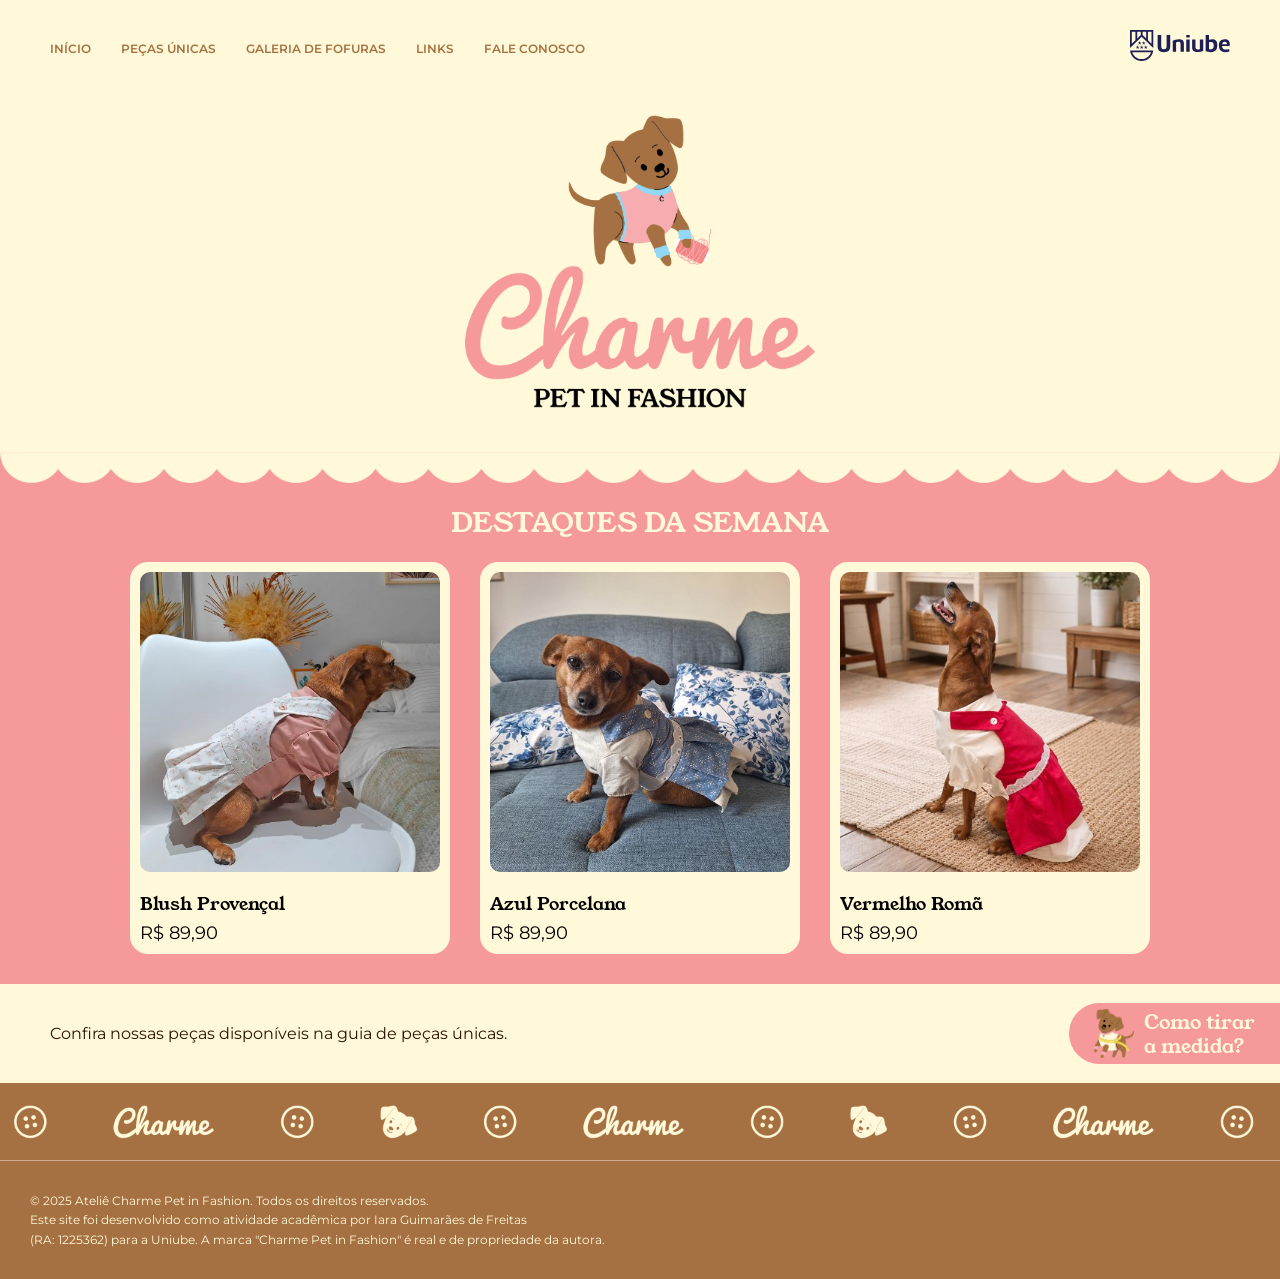
<file: index.html>
<!DOCTYPE html>
<html lang="pt-br">
    <head>
        <meta charset="UTF-8">
        <link rel="shortcut icon" href="IMAGENS/ch-icone.ico" type="image/x-icon">
        <title>Loja Charme - 1225362; Iara Guimarães de Freitas</title>
        <link rel="preconnect" href="https://fonts.googleapis.com">
        <link rel="preconnect" href="https://fonts.gstatic.com" crossorigin>
        <link href="https://fonts.googleapis.com/css2?family=Montserrat:wght@400;600&family=Young+Serif&display=swap" rel="stylesheet">
        
        <link rel="stylesheet" href="style.css">
    </head>
<!-- 1. MENU PRINCIPAL E NAV -->
    <body>
        <header>
            <nav class="menu-principal">
                <ul class="menu">
                    <li><a href="index.html" title="Página Inicial">INÍCIO</a></li>
                    <li><a href="peças.html" title="Catálogo">PEÇAS ÚNICAS</a></li>
                    <li><a href="imagens.html" title="Galeria">GALERIA DE FOFURAS</a></li>
                    <li><a href="links.html" title="Links Úteis">LINKS</a></li>
                    <li><a href="fale_conosco.html" title="Contatos">FALE CONOSCO</a></li>
                </ul>
<!-- 2. LOGO DA UNIUBE -->
                <a href="https://www.uniube.br" target="_blank" class="logo-uniube"><img src="IMAGENS/logo-uniube.svg" title="Visite a Uniube" width="100"></a>
            </nav>
<!-- 3. HERO - LOGO GRANDE -->
            <section class="hero">
                <a href="index.html" title="Charme">
                    <img src="IMAGENS/charme-logo.png" alt="Logo Charme">
                </a>
            </section>
        </header>
<!-- 4. DESTAQUES DA SEMANA - TÍTULO -->
        <main>
<!-- (づ˶•༝•)づ♡ ONDA --> 
            <section class="destaques">
                <img src="IMAGENS/ondinhas-faixa-bege.png" class="onda">
                <h2 class="titulo-destaques">DESTAQUES DA SEMANA</h2>
<!-- 5. CARDS DAS 3 FOTOS -->
                <div class="destaque-produtos">
                    <article class="cards">
                        <a href="peças.html">
                            <img src="IMAGENS/JARDINEIRA ROSÉ.jpg" alt="Cachorrinha vestindo vestido modelo jardineira da cor rosé">
                            <h3>Blush Provençal</h3>
                            <p>R$ 89,90</p>
                        </a>
                    </article>

                    <article class="cards">
                        <a href="peças.html">
                            <img src="IMAGENS/JARDINEIRA AZUL.jpg" alt="Cachorrinha vestindo vestido modelo jardineira da cor azul">
                            <h3>Azul Porcelana</h3>
                            <p>R$ 89,90</p>
                        </a>
                    </article>

                    <article class="cards">
                        <a href="peças.html">
                            <img src="IMAGENS/JARDINEIRA PAÇOCA.jpg" alt="Cachorrinha vestindo vestido modelo jardineira da cor bege e vermelho">
                            <h3>Vermelho Romã</h3>
                            <p>R$ 89,90</p>
                        </a>
                    </article>
                </div>
            </section>
<!-- 6. TEXTO INDICATIVO  -->
            <aside class="rodape-destaques">
                <p>Confira nossas peças disponíveis na guia de peças únicas.</p>
<!-- 7. BOTÃO DE MEDIDAS -->
                <a href="medida.html" class="botao-medida">
                    <img src="IMAGENS/pet-fita.png" alt="Fita métrica">
                    <p class="como-medida">Como tirar
                    <br>a medida?</p>
                </a>
            </aside>
        </main>
<!-- 8. RODAPÉ IMAGEM -->
<img src="IMAGENS/faixa-rodape.png" alt="Faixa decorativa" class="img-faixa">
        
<!-- 9. RODAPÉ DESCRIÇÃO -->
        <footer class="rodape-site">
            <div class="creditos">
                <p>© 2025 Ateliê Charme Pet in Fashion. Todos os direitos reservados.
                <br>Este site foi desenvolvido como atividade acadêmica por Iara Guimarães de Freitas
                <br>(RA: 1225362) para a Uniube. A marca "Charme Pet in Fashion" é real e de propriedade da autora.</p>
            </div>
        </footer>
    </body>
</html>
</file>
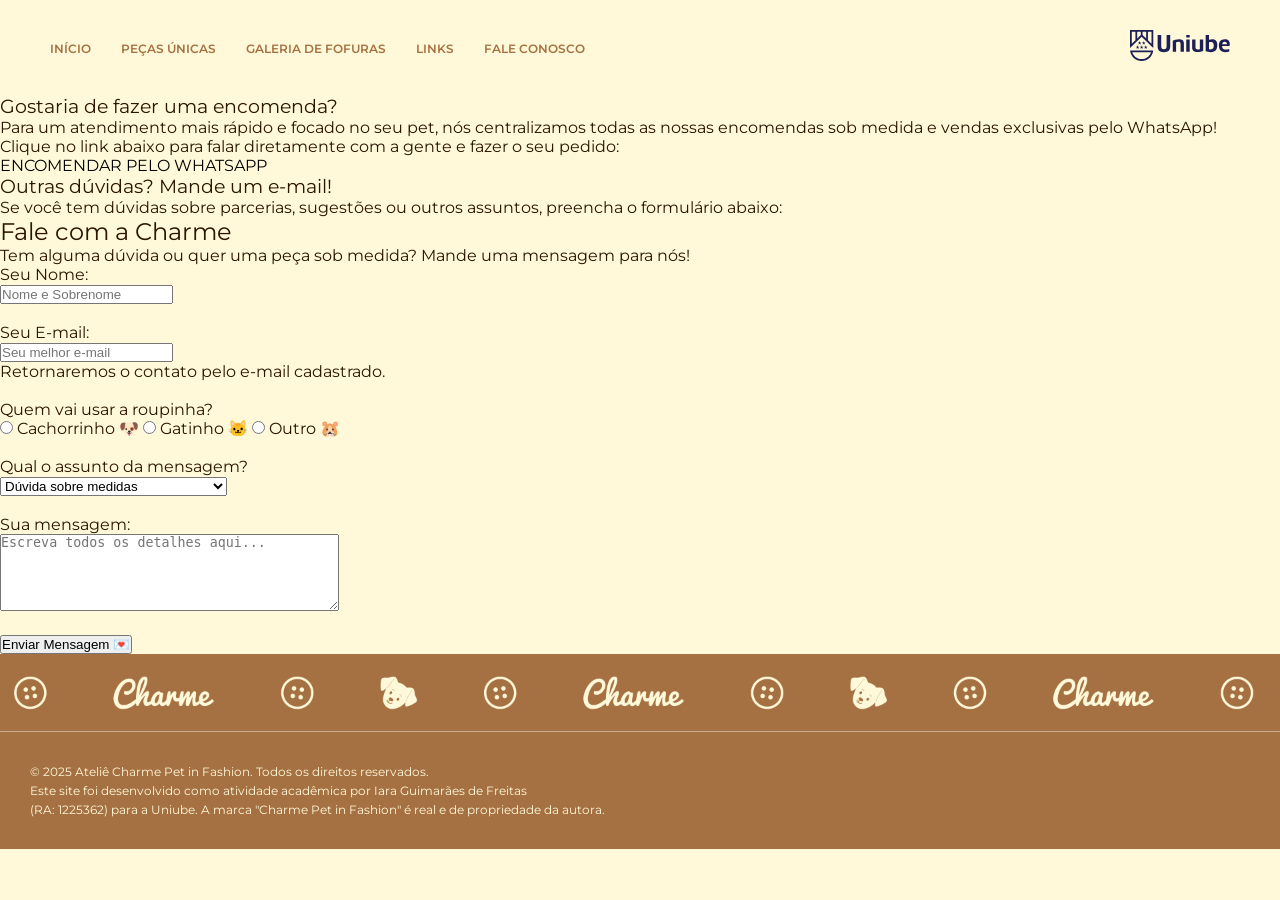
<file: fale_conosco.html>
<!DOCTYPE html>
<html lang="pt-br">
    <head>
        <meta charset="UTF-8">
        <link rel="shortcut icon" href="IMAGENS/ch-icone.ico" type="image/x-icon">
        <title>Fale Conosco - Charme</title>
        <link rel="preconnect" href="https://fonts.googleapis.com">
        <link rel="preconnect" href="https://fonts.gstatic.com" crossorigin>
        <link href="https://fonts.googleapis.com/css2?family=Montserrat:wght@400;600&family=Young+Serif&display=swap" rel="stylesheet">
        
        <link rel="stylesheet" href="style.css">

    </head>

    <body>

<!-- 1. MENU PRINCIPAL E NAV -->
    <body>
        <header>
            <nav class="menu-principal">
                <ul class="menu">
                    <li><a href="index.html" title="Página Inicial">INÍCIO</a></li>
                    <li><a href="peças.html" title="Catálogo">PEÇAS ÚNICAS</a></li>
                    <li><a href="imagens.html" title="Galeria">GALERIA DE FOFURAS</a></li>
                    <li><a href="links.html" title="Links Úteis">LINKS</a></li>
                    <li><a href="fale_conosco.html" title="Contatos">FALE CONOSCO</a></li>
                </ul>
<!-- 2. LOGO DA UNIUBE -->
                <a href="https://www.uniube.br" target="_blank" class="logo-uniube"><img src="IMAGENS/logo-uniube.svg" title="Visite a Uniube" width="100"></a>
            </nav>
        </header>
<!--AQUI FICA O CONTATO VIA WHATSAPP-->
        <main>
        <article>
            <h3>Gostaria de fazer uma encomenda?</h3>
            <p>Para um atendimento mais rápido e focado no seu pet, nós centralizamos todas as nossas <strong>encomendas sob medida e vendas exclusivas pelo WhatsApp</strong>!</p>
            <p>Clique no link abaixo para falar diretamente com a gente e fazer o seu pedido:</p>
                        
            <a href="https://wa.me/553184144388?text=Olá! Gostaria de conversar sobre uma encomenda sob medida para o meu pet." target="_blank">
                <strong>ENCOMENDAR PELO WHATSAPP</strong>
            </a>
        </article>

            <h3>Outras dúvidas? Mande um e-mail!</h3>
            <p>Se você tem dúvidas sobre parcerias, sugestões ou outros assuntos, preencha o formulário abaixo:</p>

<!--AQUI FICA O FURMULÁRIO-->
        <section>
            <h2>Fale com a Charme</h2>
            <p>Tem alguma dúvida ou quer uma peça sob medida? Mande uma mensagem para nós!</p>

            <form>
                
                <label for="nome">Seu Nome:</label><br>
                <input type="text" id="nome" name="nome" placeholder="Nome e Sobrenome">
                <br><br>

                <label for="email">Seu E-mail:</label><br>
                <input type="text" id="email" name="email" placeholder="Seu melhor e-mail">
                <p> Retornaremos o contato pelo e-mail cadastrado. <p>
                <br>

                <label>Quem vai usar a roupinha?</label><br>
                <input type="radio" id="cachorro" name="pet" value="Cachorro">
                <label for="cachorro">Cachorrinho 🐶</label>
                
                <input type="radio" id="gato" name="pet" value="Gato">
                <label for="gato">Gatinho 🐱</label>

                <input type="radio" id="outropet" name="outropet" value="outropet">
                <label for="gato">Outro 🐹</label>
                <br><br>

                <label for="assunto">Qual o assunto da mensagem?</label><br>
                <select id="assunto" name="assunto">
                    <option value="duvida">Dúvida sobre medidas</option>
                    <option value="encomenda">Encomenda de grande quantidade</option>
                    <option value="elogio">Elogio / Sugestão</option>
                    <option value="outros">Outros assuntos</option>
                </select>
                <br><br>

                <label for="mensagem">Sua mensagem:</label><br>
                <textarea id="mensagem" name="mensagem" rows="5" cols="40" placeholder="Escreva todos os detalhes aqui..."></textarea>
                <br><br>

                <button type="submit">Enviar Mensagem 💌</button>

            </form>
        </section>
        </main>

<!-- 8. RODAPÉ IMAGEM -->
<img src="IMAGENS/faixa-rodape.png" alt="Faixa decorativa" class="img-faixa">
        
<!-- 9. RODAPÉ DESCRIÇÃO -->
        <footer class="rodape-site">
            <div class="creditos">
                <p>© 2025 Ateliê Charme Pet in Fashion. Todos os direitos reservados.
                <br>Este site foi desenvolvido como atividade acadêmica por Iara Guimarães de Freitas
                <br>(RA: 1225362) para a Uniube. A marca "Charme Pet in Fashion" é real e de propriedade da autora.</p>
            </div>
        </footer>
    </body>
</html>
</file>
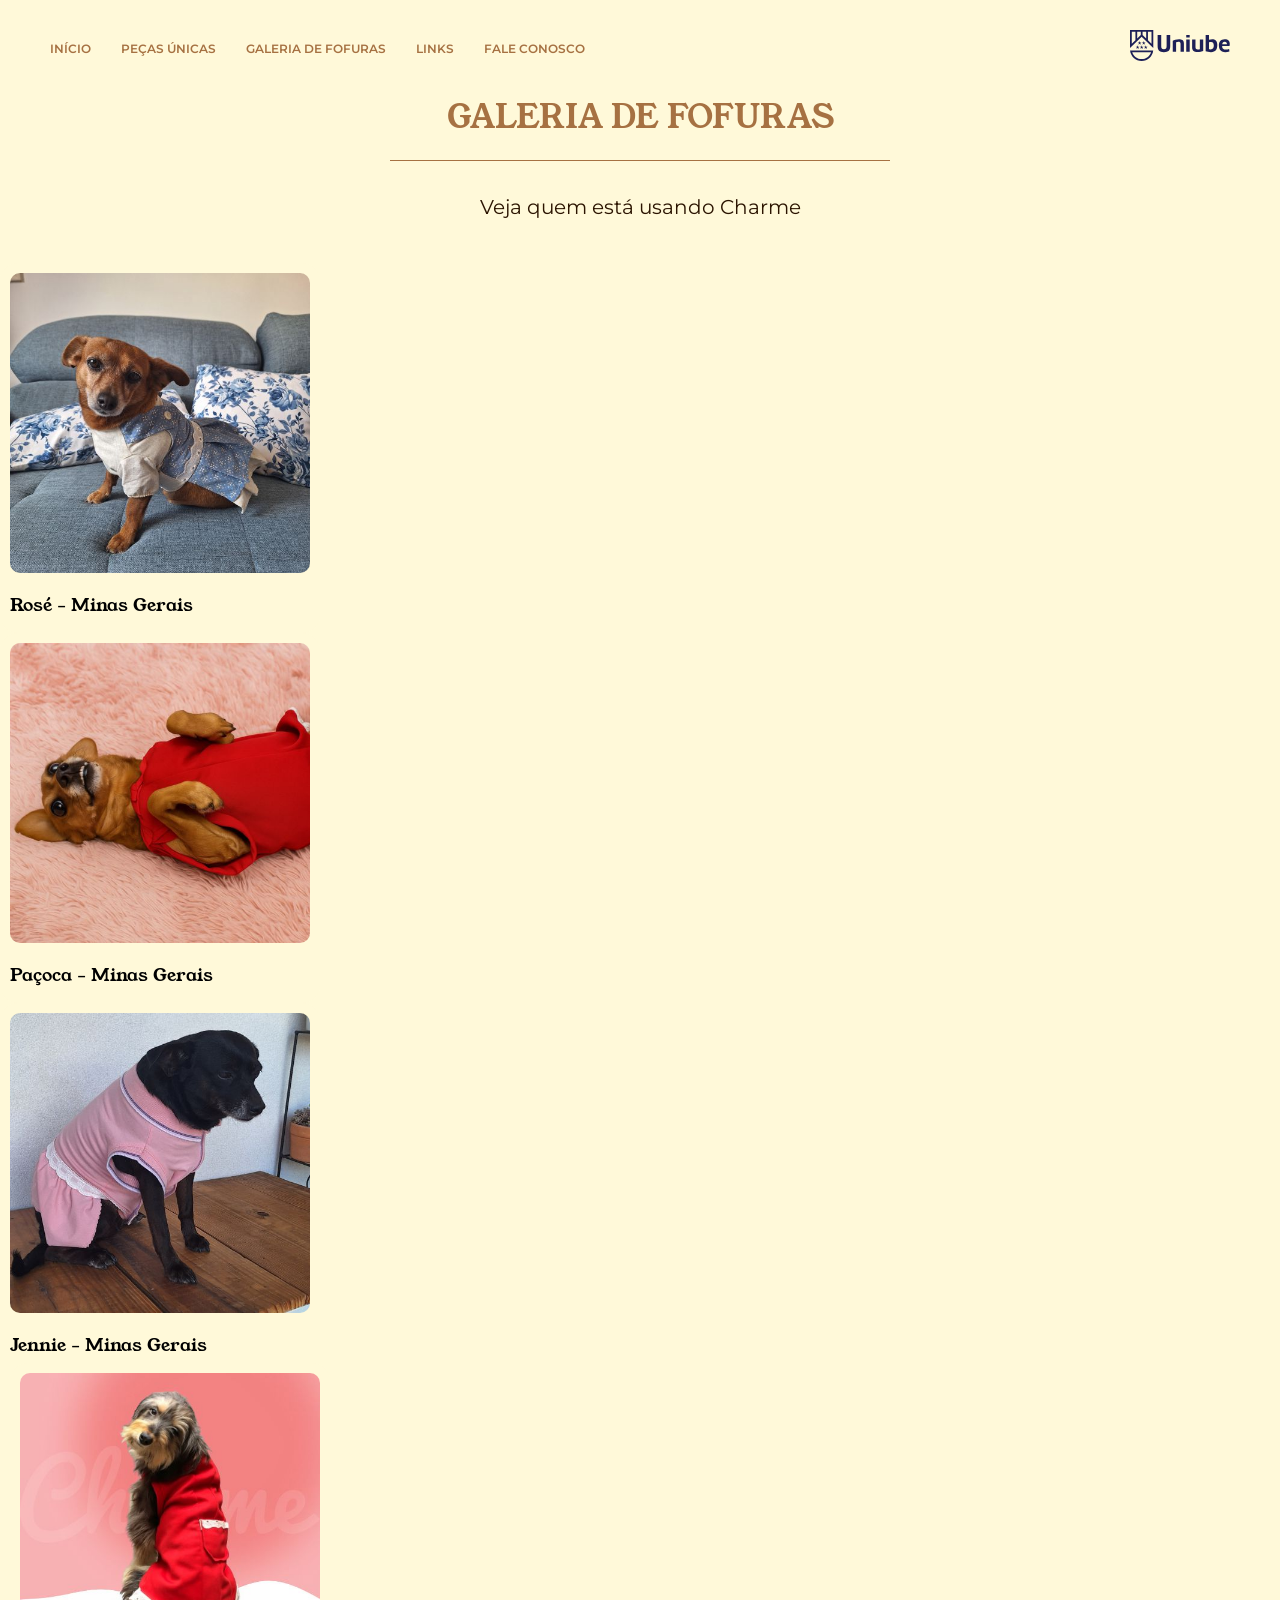
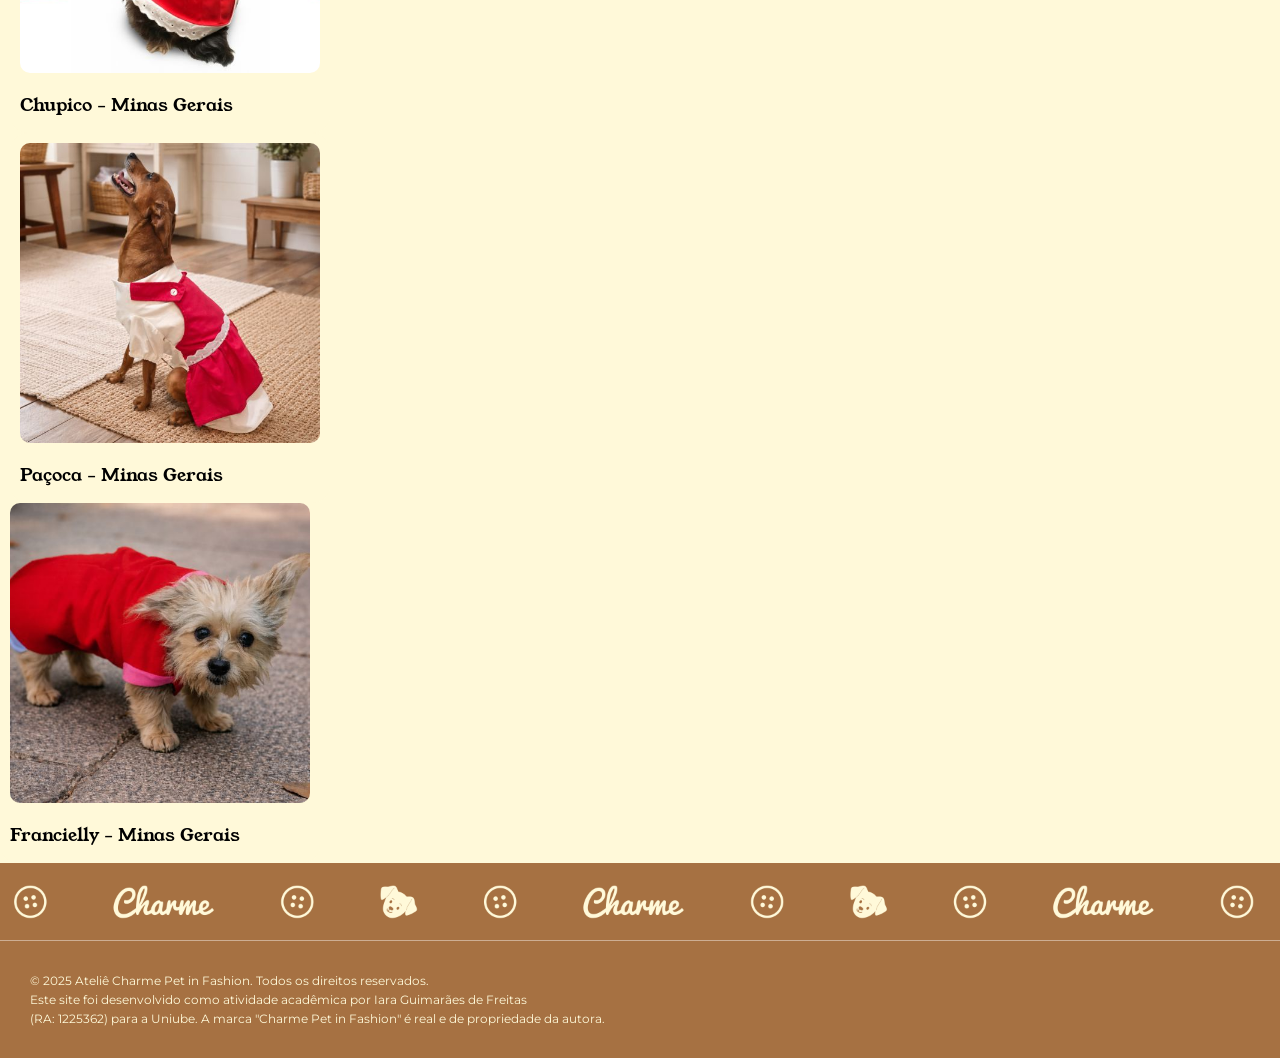
<file: imagens.html>
<!DOCTYPE html>
<html lang="pt-br">
    <head>
        <meta charset="UTF-8">
        <link rel="shortcut icon" href="IMAGENS/ch-icone.ico" type="image/x-icon">
        <title>Galeria de Fofuras - Charme</title>
        <link rel="preconnect" href="https://fonts.googleapis.com">
        <link rel="preconnect" href="https://fonts.gstatic.com" crossorigin>
        <link href="https://fonts.googleapis.com/css2?family=Montserrat:wght@400;600&family=Young+Serif&display=swap" rel="stylesheet">
        
        <link rel="stylesheet" href="style.css">

    </head>

    <body>

<!-- 1. MENU PRINCIPAL E NAV -->
    <body>
        <header>
            <nav class="menu-principal">
                <ul class="menu">
                    <li><a href="index.html" title="Página Inicial">INÍCIO</a></li>
                    <li><a href="peças.html" title="Catálogo">PEÇAS ÚNICAS</a></li>
                    <li><a href="imagens.html" title="Galeria">GALERIA DE FOFURAS</a></li>
                    <li><a href="links.html" title="Links Úteis">LINKS</a></li>
                    <li><a href="fale_conosco.html" title="Contatos">FALE CONOSCO</a></li>
                </ul>
<!-- 2. LOGO DA UNIUBE -->
                <a href="https://www.uniube.br" target="_blank" class="logo-uniube"><img src="IMAGENS/logo-uniube.svg" title="Visite a Uniube" width="100"></a>
            </nav>
        </header>

<!--IMAGENS DOS PETS USANDO CHARME-->
        <section>
            <h1 class="titulo-pecas">GALERIA DE FOFURAS</h1>
            <hr class="linha-estilizada">
            <p class="text-pecas"> Veja quem está usando Charme</p>
            <article class="cards">
                <img src="IMAGENS/JARDINEIRA AZUL.jpg" alt="Cachorrinha vestindo roupinha">
                <h3 class="tit-prod"> Rosé - Minas Gerais </h3>
            </article>
            <article class="cards">
                <img src="IMAGENS/PAÇOCA VERMELINHO.jpg" alt="Cachorrinha vestindo roupinha">
                <h3 class="tit-prod"> Paçoca - Minas Gerais </h3>
            </article>
            <article class="cards">
                <img src="IMAGENS/jennie polo.jpg" alt="Cachorrinha vestindo roupinha">
                <h3 class="tit-prod"> Jennie - Minas Gerais </h3>
            <article class="cards">
                <img src="IMAGENS/CHUPICO VERMELHINHO.jpg" alt="Cachorrinha vestindo roupinha">
                <h3 class="tit-prod"> Chupico - Minas Gerais </h3>
            </article>
            <article class="cards">
                <img src="IMAGENS/JARDINEIRA PAÇOCA.jpg" alt="Cachorrinha vestindo roupinha">
                <h3 class="tit-prod"> Paçoca - Minas Gerais </h3>
            </article>
                <img src="IMAGENS/FRAN VERMELHINHO.jpg" alt="Cachorrinha vestindo roupinha">
                <h3 class="tit-prod"> Francielly - Minas Gerais </h3>
        </section>

<!-- 8. RODAPÉ IMAGEM -->
<img src="IMAGENS/faixa-rodape.png" alt="Faixa decorativa" class="img-faixa">
        
<!-- 9. RODAPÉ DESCRIÇÃO -->
        <footer class="rodape-site">
            <div class="creditos">
                <p>© 2025 Ateliê Charme Pet in Fashion. Todos os direitos reservados.
                <br>Este site foi desenvolvido como atividade acadêmica por Iara Guimarães de Freitas
                <br>(RA: 1225362) para a Uniube. A marca "Charme Pet in Fashion" é real e de propriedade da autora.</p>
            </div>
        </footer>
    </body>
</html>
</file>
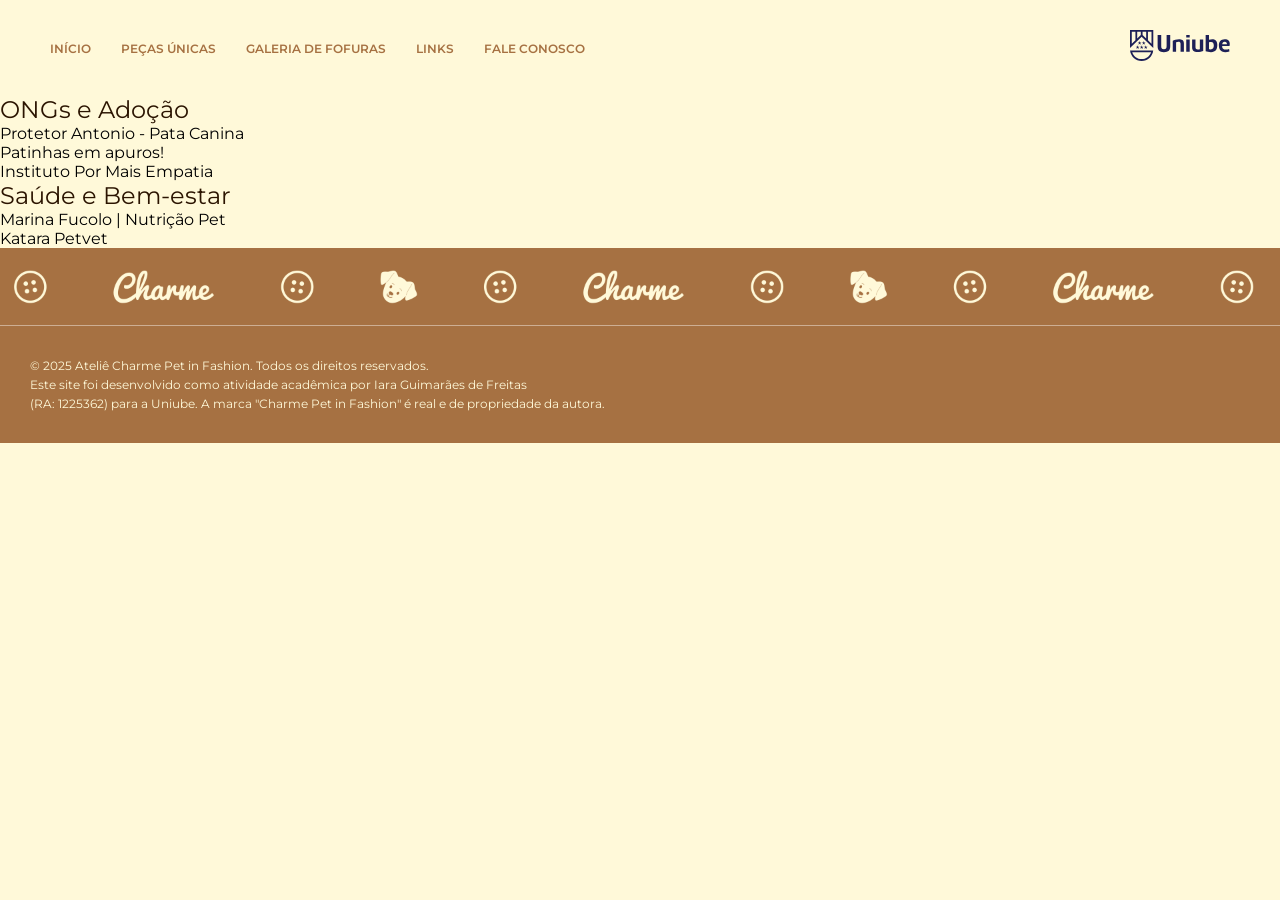
<file: links.html>
<!DOCTYPE html>
<html lang="pt-br">
    <head>
        <meta charset="UTF-8">
        <link rel="shortcut icon" href="IMAGENS/ch-icone.ico" type="image/x-icon">
        <title>Links - Charme</title>
        <link rel="preconnect" href="https://fonts.googleapis.com">
        <link rel="preconnect" href="https://fonts.gstatic.com" crossorigin>
        <link href="https://fonts.googleapis.com/css2?family=Montserrat:wght@400;600&family=Young+Serif&display=swap" rel="stylesheet">
        
        <link rel="stylesheet" href="style.css">
    </head>

<!-- 1. MENU PRINCIPAL E NAV -->
    <body>
        <header>
            <nav class="menu-principal">
                <ul class="menu">
                    <li><a href="index.html" title="Página Inicial">INÍCIO</a></li>
                    <li><a href="peças.html" title="Catálogo">PEÇAS ÚNICAS</a></li>
                    <li><a href="imagens.html" title="Galeria">GALERIA DE FOFURAS</a></li>
                    <li><a href="links.html" title="Links Úteis">LINKS</a></li>
                    <li><a href="fale_conosco.html" title="Contatos">FALE CONOSCO</a></li>
                </ul>
<!-- 2. LOGO DA UNIUBE -->
                <a href="https://www.uniube.br" target="_blank" class="logo-uniube"><img src="IMAGENS/logo-uniube.svg" title="Visite a Uniube" width="100"></a>
            </nav>
        </header>

        <section>
            <h2>ONGs e Adoção</h2>
            <ol>
            <li><a href="https://www.instagram.com/patacaninaoficial/" target="_blank">Protetor Antonio - Pata Canina</a></li>
            <li><a href="https://www.instagram.com/ppatinhasemapuros/" target="_blank">Patinhas em apuros!</a></li>
            <li><a href="https://www.instagram.com/institutopormaisempatia/" target="_blank">Instituto Por Mais Empatia</a></li>
            </ol>
            <h2>Saúde e Bem-estar</h2>
            <ol>
            <li><a href="https://www.instagram.com/marina.nutripet/" target="_blank">Marina Fucolo | Nutrição Pet</a></li>
            <li><a href="https://www.instagram.com/katarapetvet/" target="_blank">Katara Petvet</a></li>
            </ol>
        </section>

<!-- 8. RODAPÉ IMAGEM -->
<img src="IMAGENS/faixa-rodape.png" alt="Faixa decorativa" class="img-faixa">
        
<!-- 9. RODAPÉ DESCRIÇÃO -->
        <footer class="rodape-site">
            <div class="creditos">
                <p>© 2025 Ateliê Charme Pet in Fashion. Todos os direitos reservados.
                <br>Este site foi desenvolvido como atividade acadêmica por Iara Guimarães de Freitas
                <br>(RA: 1225362) para a Uniube. A marca "Charme Pet in Fashion" é real e de propriedade da autora.</p>
            </div>
        </footer>
    </body>
</html>
</file>
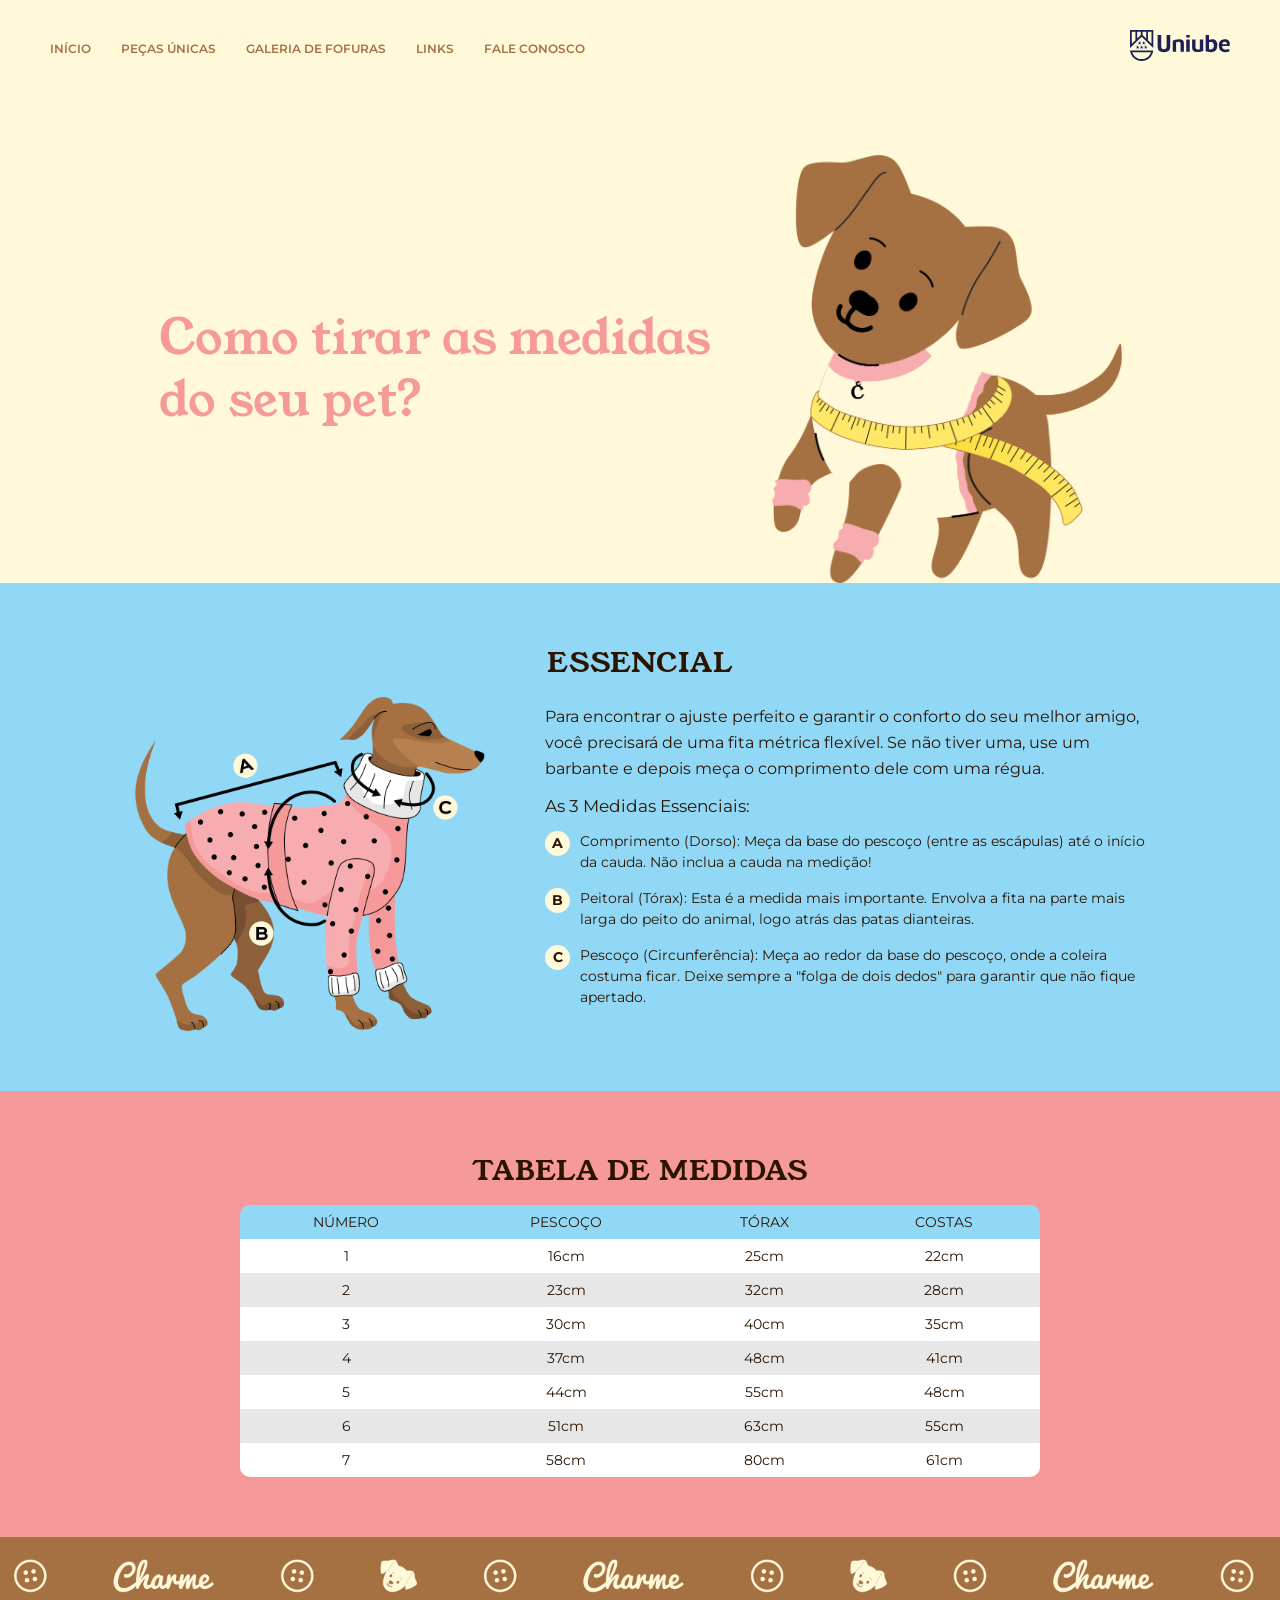
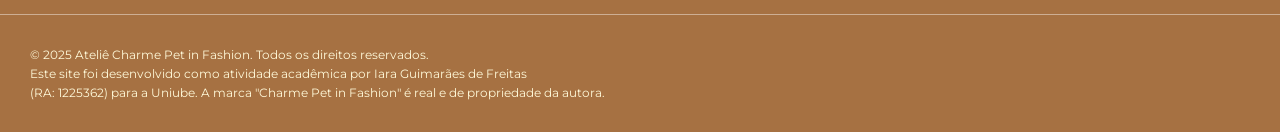
<file: medida.html>
<!DOCTYPE html>
<html lang="pt-br">
    <head>
        <meta charset="UTF-8">
        <link rel="shortcut icon" href="IMAGENS/ch-icone.ico" type="image/x-icon">
        <title>Tabelas de Medida - Charme</title>
        <link rel="preconnect" href="https://fonts.googleapis.com">
        <link rel="preconnect" href="https://fonts.gstatic.com" crossorigin>
        <link href="https://fonts.googleapis.com/css2?family=Montserrat:wght@400;600&family=Young+Serif&display=swap" rel="stylesheet">
        
        <link rel="stylesheet" href="style.css">

    </head>

<!-- 1. MENU PRINCIPAL E NAV -->
    <body>
        <header>
            <nav class="menu-principal">
                <ul class="menu">
                    <li><a href="index.html" title="Página Inicial">INÍCIO</a></li>
                    <li><a href="peças.html" title="Catálogo">PEÇAS ÚNICAS</a></li>
                    <li><a href="imagens.html" title="Galeria">GALERIA DE FOFURAS</a></li>
                    <li><a href="links.html" title="Links Úteis">LINKS</a></li>
                    <li><a href="fale_conosco.html" title="Contatos">FALE CONOSCO</a></li>
                </ul>
<!-- 2. LOGO DA UNIUBE -->
                <a href="https://www.uniube.br" target="_blank" class="logo-uniube"><img src="IMAGENS/logo-uniube.svg" title="Visite a Uniube" width="100"></a>
            </nav>
        </header>

<!--AQUI FICA O TÍTULO E PNG PET-->
        <section class="medidas-intro">
            <h1 class="titulo-medidas">Como tirar as medidas<br>do seu pet?</h1>
            <img src="IMAGENS/pet-fita.png" alt="mascote pet da Charme envolto em fita métrica" class="img-pet-fita">
        </section>

        <section class="medidas-essencial">
            <h2 class="titulo-seccao">ESSENCIAL</h2>
            
            <div class="conteudo-essencial">
                <img src="IMAGENS/cao-medida.png" alt="ilustração de medidas no cachorro" class="img-cao-medida">
                
                <div class="textos-essenciais">
                    <p>Para encontrar o ajuste perfeito e garantir o conforto do seu melhor amigo, você precisará de uma fita métrica flexível. Se não tiver uma, use um barbante e depois meça o comprimento dele com uma régua.</p>

                    <h3 class="titulo-3medidas">As 3 Medidas Essenciais:</h3>
                    <ol class="lista-medidas">
                        <li><strong>A</strong> Comprimento (Dorso): Meça da base do pescoço (entre as escápulas) até o início da cauda. Não inclua a cauda na medição!</li>
                        <li><strong>B</strong> Peitoral (Tórax): Esta é a medida mais importante. Envolva a fita na parte mais larga do peito do animal, logo atrás das patas dianteiras.</li>
                        <li><strong>C</strong> Pescoço (Circunferência): Meça ao redor da base do pescoço, onde a coleira costuma ficar. Deixe sempre a "folga de dois dedos" para garantir que não fique apertado.</li>
                    </ol>
                </div>
            </div>
        </section>

        <section class="medidas-tabela-sec">
            <h2 class="titulo-seccao">TABELA DE MEDIDAS</h2>
            <table class="tabela-medidas">
                <thead class="tabela-head">
                    <tr>
                        <th>NÚMERO</th>
                        <th>PESCOÇO</th>
                        <th>TÓRAX</th>
                        <th>COSTAS</th>
                    </tr>
                </thead>
                <tbody class="tabela-celulas">
                    <tr class="tr-impar">
                        <td>1</td>
                        <td>16cm</td>
                        <td>25cm</td>
                        <td>22cm</td>
                    </tr>
                    <tr class="tr-par">
                        <td>2</td>
                        <td>23cm</td>
                        <td>32cm</td>
                        <td>28cm</td>
                    </tr>
                    <tr class="tr-impar">
                        <td>3</td>
                        <td>30cm</td>
                        <td>40cm</td>
                        <td>35cm</td>
                    </tr>
                    <tr class="tr-par">
                        <td>4</td>
                        <td>37cm</td>
                        <td>48cm</td>
                        <td>41cm</td>
                    </tr>
                    <tr class="tr-impar">
                        <td>5</td>
                        <td>44cm</td>
                        <td>55cm</td>
                        <td>48cm</td>
                    </tr>
                    <tr class="tr-par">
                        <td>6</td>
                        <td>51cm</td>
                        <td>63cm</td>
                        <td>55cm</td>
                    </tr>
                    <tr class="tr-impar">
                        <td>7</td>
                        <td>58cm</td>
                        <td>80cm</td>
                        <td>61cm</td>
                    </tr>
                </tbody>
            </table>
        </section>
        
<!-- 8. RODAPÉ IMAGEM -->
<img src="IMAGENS/faixa-rodape.png" alt="Faixa decorativa" class="img-faixa">
        
<!-- 9. RODAPÉ DESCRIÇÃO -->
        <footer class="rodape-site">
            <div class="creditos">
                <p>© 2025 Ateliê Charme Pet in Fashion. Todos os direitos reservados.
                <br>Este site foi desenvolvido como atividade acadêmica por Iara Guimarães de Freitas
                <br>(RA: 1225362) para a Uniube. A marca "Charme Pet in Fashion" é real e de propriedade da autora.</p>
            </div>
        </footer>
    </body>
</html>
</file>
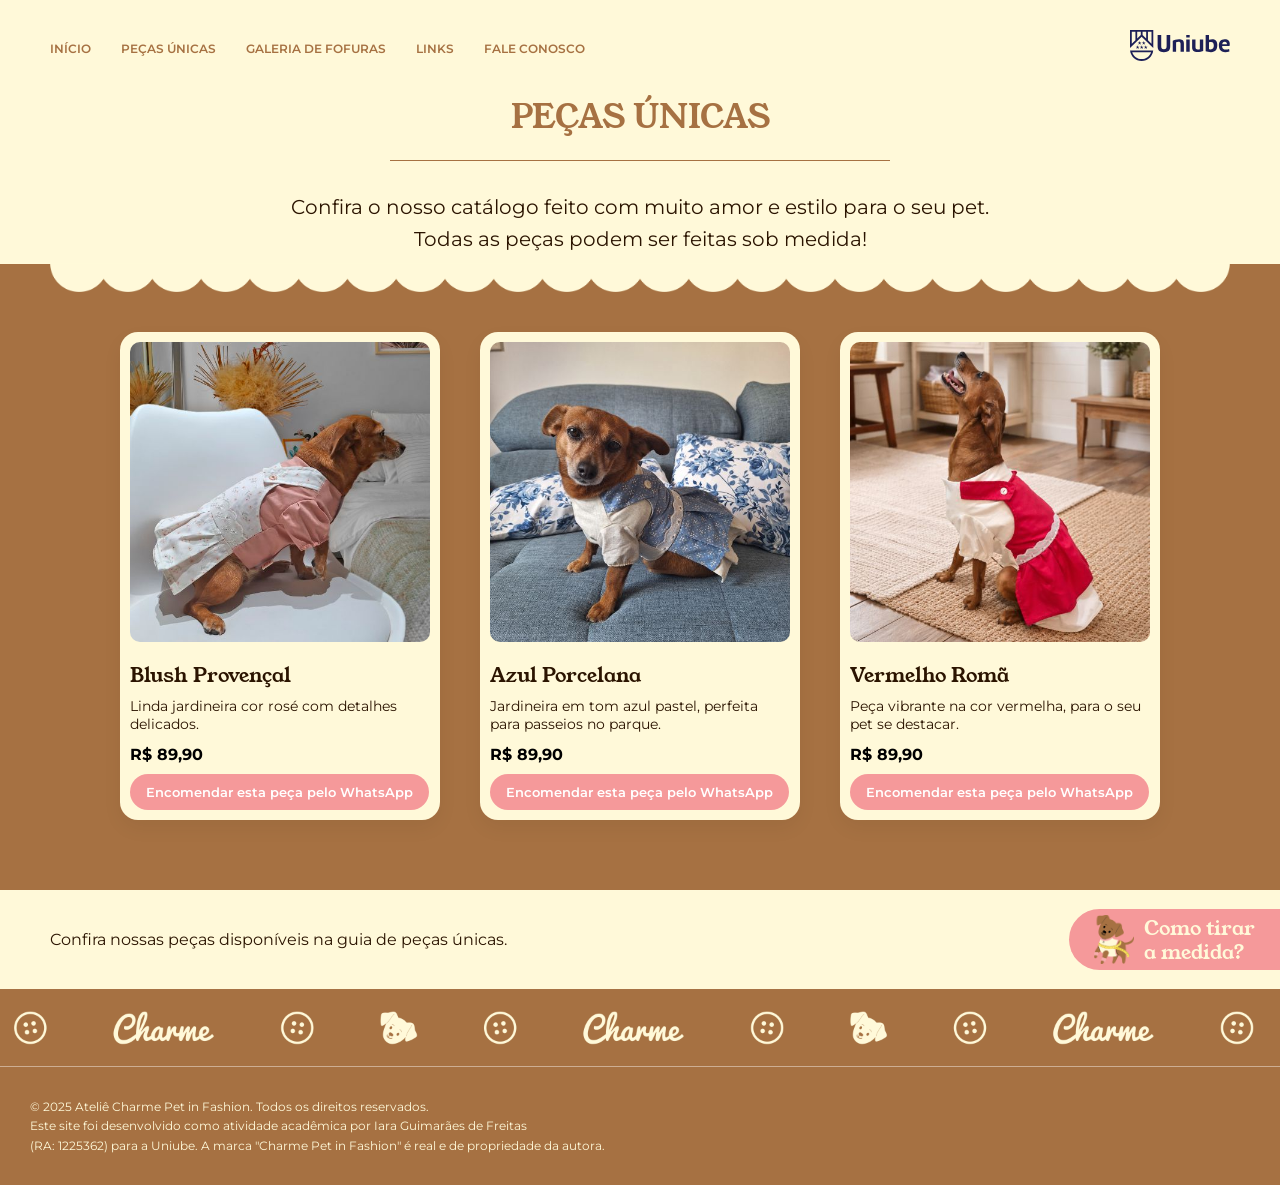
<file: peças.html>
<!DOCTYPE html>
<html lang="pt-br">
    <head>
        <meta charset="UTF-8">
        <link rel="shortcut icon" href="IMAGENS/ch-icone.ico" type="image/x-icon">
        <title>Catálogo de Peças - Charme</title>
        <link rel="preconnect" href="https://fonts.googleapis.com">
        <link rel="preconnect" href="https://fonts.gstatic.com" crossorigin>
        <link href="https://fonts.googleapis.com/css2?family=Montserrat:wght@400;600&family=Young+Serif&display=swap" rel="stylesheet">
        
        <link rel="stylesheet" href="style.css">
    </head>

<!-- 1. MENU PRINCIPAL E NAV -->
    <body>
        <header>
            <nav class="menu-principal">
                <ul class="menu">
                    <li><a href="index.html" title="Página Inicial">INÍCIO</a></li>
                    <li><a href="peças.html" title="Catálogo">PEÇAS ÚNICAS</a></li>
                    <li><a href="imagens.html" title="Galeria">GALERIA DE FOFURAS</a></li>
                    <li><a href="links.html" title="Links Úteis">LINKS</a></li>
                    <li><a href="fale_conosco.html" title="Contatos">FALE CONOSCO</a></li>
                </ul>
<!-- 2. LOGO DA UNIUBE -->
                <a href="https://www.uniube.br" target="_blank" class="logo-uniube"><img src="IMAGENS/logo-uniube.svg" title="Visite a Uniube" width="100"></a>
            </nav>
        </header>

        <main>

        <section>
            <h1 class="titulo-pecas">PEÇAS ÚNICAS</h1>
            <hr class="linha-estilizada">
            <p class="text-pecas">Confira o nosso catálogo feito com muito amor e estilo para o seu pet.<br>Todas as peças podem ser feitas sob medida!</p>
        </section>
        
        <section class="produtos-section">
            <img src="IMAGENS/ondinhas-faixa-bege.png" class="onda-pecas">
            <div class="produtos-grid">
                            <!-- Card 1 -->

                <article class="produtos-card">
                    <img src="IMAGENS/JARDINEIRA ROSÉ.jpg" alt="Cachorrinho usando a jardineira Blush Provençal cor rosé">
                    <h3 class="tit-prod">Blush Provençal</h3>
                    <p>Linda jardineira cor rosé com detalhes delicados.</p>
                    <div class="preco-pecas">R$ 89,90</div>
                    <a href="https://wa.me/553184144388?text=Olá! Gostaria de encomendar a jardineira Blush Provençal." target="_blank" class="btn-whatsapp">Encomendar esta peça pelo WhatsApp</a>
                </article>

                            <!-- Card 2 -->

                <article class="produtos-card">
                    <img src="IMAGENS/JARDINEIRA AZUL.jpg" alt="Cachorrinho usando a jardineira Azul Porcelana">
                    <h3 class="tit-prod">Azul Porcelana</h3>
                    <p>Jardineira em tom azul pastel, perfeita para passeios no parque.</p>
                    <div class="preco-pecas">R$ 89,90</div>
                    <a href="https://wa.me/553184144388?text=Olá! Gostaria de encomendar a jardineira Azul Porcelana." target="_blank" class="btn-whatsapp">Encomendar esta peça pelo WhatsApp</a>
                </article>

                            <!-- Card 3 -->

                <article class="produtos-card">
                    <img src="IMAGENS/JARDINEIRA PAÇOCA.jpg" alt="Cachorrinho usando a jardineira Vermelho Romã">
                    <h3 class="tit-prod">Vermelho Romã</h3>
                    <p>Peça vibrante na cor vermelha, para o seu pet se destacar.</p>
                    <div class="preco-pecas">R$ 89,90</div>
                    <a href="https://wa.me/553184144388?text=Olá! Gostaria de encomendar a jardineira Vermelho Romã." target="_blank" class="btn-whatsapp">Encomendar esta peça pelo WhatsApp</a>
                </article>

            </div>
        </section>

<!-- 6. TEXTO INDICATIVO  -->
            <aside class="rodape-destaques">
                <p>Confira nossas peças disponíveis na guia de peças únicas.</p>
<!-- 7. BOTÃO DE MEDIDAS -->
                <a href="medida.html" class="botao-medida">
                    <img src="IMAGENS/pet-fita.png" alt="Fita métrica">
                    <p class="como-medida">Como tirar
                    <br>a medida?</p>
                </a>
            </aside>
        </main>

<!-- 8. RODAPÉ IMAGEM -->
        <footer class="rodape-site">
            <img src="IMAGENS/faixa-rodape.png" alt="Faixa decorativa" class="img-faixa">
<!-- 9. RODAPÉ DESCRIÇÃO -->
            <div class="creditos">
                <p>© 2025 Ateliê Charme Pet in Fashion. Todos os direitos reservados.
                <br>Este site foi desenvolvido como atividade acadêmica por Iara Guimarães de Freitas
                <br>(RA: 1225362) para a Uniube. A marca "Charme Pet in Fashion" é real e de propriedade da autora.</p>
            </div>
        </footer>
    </body>

</html>
</file>
<file: style.css>
@charset "UTF-8";

/* ⊹₊˚‧︵‿₊୨ 𝐏𝐀𝐃𝐑𝐎𝐍𝐈𝐙𝐀𝐂̧𝐀̃𝐎 𝐃𝐀 𝐑𝐀𝐈𝐙 ୧₊‿︵‧˚₊⊹*/
:root {
    --amarelinho: #FFF9D9;
    --rosa-charme: #F5999A;
    --marrom-charme: #A67142;
    --marrom-escuro: #2b1400;
    --azul-charme: #91D8F7;

    --font-padrao:'Montserrat', sans-serif;
    --font-destaque: 'Young Serif', serif;
}

/* O Seletor Universal (*) Aplica as regras abaixo em todos os elementos da página, sem exceção (body, div, h1, p, etc). */
* {
    margin: 0;
    padding: 0;
    box-sizing: border-box;
    font-weight: normal;
}

.linha-estilizada {
    width: 500px;          /* Define o comprimento da linha */
    height: 1px;
    background-color: var(--marrom-charme);
    margin: 15px auto 30px; /* apenas uma declaração */
    border: none;

}

body {
    background-color: var(--amarelinho);
    color: var(--marrom-escuro);
    font-family: var(--font-padrao)
}

a {
    text-decoration: none; /* Tira o sublinhado dos links */
    color: black;
}

/* ⊹₊˚‧︵‿₊୨ 𝐈𝐍𝐃𝐄𝐗 ୧₊‿︵‧˚₊⊹*/

/* (づ˶•༝•˶)づ♡ 𝑯𝑬𝑨𝑫𝑬𝑹 */

/* (づ˶•༝•˶)づ♡ 1. 𝑴𝑬𝑵𝑼 𝑷𝑹𝑰𝑵𝑪𝑰𝑷𝑨𝑳 𝑬 𝑵𝑨𝑽*/
.menu-principal {
    display: flex;
    justify-content: space-between; /* Afasta o menu da logo da uniube */
    align-items: center;
    padding: 30px 50px;
    white-space: nowrap;
}

.menu {
    list-style: none; /* Tira as bolinhas pretas */
    display: flex;    /* Coloca os itens um ao lado do outro */
    gap: 30px;        /* Espaço entre os links */
    
}

.menu a {
    color: var(--marrom-charme);
    font-size: 12px;
    font-weight: 600;
}

/* (づ˶•༝•˶)づ♡ 2. 𝑳𝑶𝑮𝑶 𝑫𝑨 𝑼𝑵𝑰𝑼𝑩𝑬*/


/* (づ˶•༝•˶)づ♡ 3. 𝑯𝑬𝑹𝑶 - 𝑳𝑶𝑮𝑶 𝑮𝑹𝑨𝑵𝑫𝑬 */
.hero {
    text-align: center;
    padding: 20px 0 40px 0;
}

.hero img {
    max-width: 350px;
}

/* (づ˶•༝•˶)づ♡ 𝑴𝑨𝑰𝑵 */

/* (づ˶•༝•˶)づ♡ 4. 𝑫𝑬𝑺𝑻𝑨𝑸𝑼𝑬𝑺 𝑫𝑨 𝑺𝑬𝑴𝑨𝑵𝑨 */

/* arte de bordinha bege */
.onda{
    width: 100%; /* Faz a faixa esticar de ponta a ponta */
    display: block;   
}

/* (づ˶•༝•˶)づ♡ 5. 𝑪𝑨𝑹𝑫𝑺 𝑫𝑨𝑺 3 𝑭𝑶𝑻𝑶𝑺 */
.destaques {
    background: var(--rosa-charme);
    padding-bottom: 30px;
}

.titulo-destaques {
    text-align: center;
    color: var(--amarelinho);
    font-family: var(--font-destaque);
    font-size: 28px;
    margin-top: 20px;
    margin-bottom: 20px;
}

.destaque-produtos {
    display: flex;
    justify-content: center;
    gap: 30px; /* Espaço entre os cartões */
}

.cards {
    background-color: var(--amarelinho);
    border-radius: 18px; /* Bordas arredondadas da caixa amarelinha */
    padding: 10px;
    width: 320px;
    white-space: nowrap;
}

.cards:hover {
    transform: translateY(-5px);
    transition: transform 0.2s ease;
}

.cards img {
    width: 100%;
    border-radius: 10px; /* Bordas arredondadas da foto */
    margin-bottom: 15px;
}

.cards h3 {
    font-family: var(--font-destaque);
    color: black;
    font-size: 18px;
    margin-bottom: 5px;
}

.cards p {
    color: black;
    font-size: 18px;
}

/* (づ˶•༝•˶)づ♡ 𝑹𝑶𝑫𝑨𝑷𝑬́ */

.rodape-site {
    background-color: var(--marrom-charme);
    color: var(--amarelinho);
    text-align: left;
    margin-top: 0;
}

.img-faixa {
    display: block;
    width: 100%;
    margin: 0;
    margin-bottom: 0;
}
.creditos {
    padding: 30px;
}

.creditos p {
    font-size: 12px;
    line-height: 1.6;
    color: var(--amarelinho);
}

/* (づ˶•༝•˶)づ♡ 𝑨𝑺𝑰𝑫𝑬 */

.rodape-destaques {
    display: flex;
    justify-content: space-between;
    align-items: center;
    padding: 40px 50px;
    position: relative;
}

.botao-medida {
    background-color: var(--rosa-charme);
    color: var(--amarelinho);
    font-family: var(--font-destaque);
    display: flex;
    align-items: center;
    gap: 10px;
    padding: 6px 25px;
    border-radius: 40px 0 0 40px; /* Borda arredondada só do lado esquerdo */
    position: absolute; /* Faz o botão "flutuar" colado na borda direita */
    right: 0;
}

.botao-medida img {
    width: 40px;
}

.como-medida{
    font-size: 20px;
    line-height: 1.2;
}

/* ⊹₊˚‧︵‿₊୨ 𝐌𝐄𝐃𝐈𝐃𝐀𝐒 ୧₊‿︵‧˚₊⊹*/

/* (づ˶•༝•˶)づ♡ 1: INTRODUÇÃO */
.medidas-intro {
    display: flex;
    justify-content: space-around; /* Coloca espaço entre o texto e a imagem */
    align-items: center; /* Alinha ambos ao centro verticalmente */
    padding: 60px 10% 0;
}

.titulo-medidas {
    font-family: var(--font-destaque);
    color: var(--rosa-charme);
    font-size: 48px;
    line-height: 1.3;
}

.img-pet-fita {
    width: 350px;
    align-self: flex-end;
}

/* (づ˶•༝•˶)づ♡TÍTULOS GERAIS DAS SECÇÕES */
.titulo-seccao {
    font-family: var(--font-destaque);
    color: var(--marrom-escuro);
    font-size: 28px;
    text-align: center;
    margin-bottom: 40px;
    letter-spacing: 1px;
}

/* (づ˶•༝•˶)づ♡ 2: ESSENCIAL (Fundo Azul) */
.medidas-essencial {
    background-color: var(--azul-charme);
    padding: 60px 10%;
}

.conteudo-essencial {
    display: flex;
    justify-content: center;
    align-items: center;
    gap: 60px; /* Distância entre o cãozinho e o texto */
}

.img-cao-medida {
    width: 350px;
}

.textos-essenciais {
    max-width: 600px; /* Limita a largura do texto para não ficar muito esticado */
}

.textos-essenciais p {
    font-size: 16px;
    line-height: 1.6;
}

.titulo-3medidas {
    font-family: var(--font-padrao);
    color: var(--marrom-escuro);
    font-size: 17px;
    margin-top: 15px;
    margin-bottom: 15px;
}


.lista-medidas {
    list-style: none;       /* Remove a numeração padrão do <ol> */
    padding-left: 0;        /* Remove o recuo padrão */
}

.lista-medidas li {
    font-size: 14px;
    line-height: 1.5;
    margin-bottom: 15px;
    display: flex;
    align-items: flex-start; /* Alinha o topo do círculo com o topo do texto */
    gap: 10px;
}

.lista-medidas li strong {
    background-color: var(--amarelinho);
    color: var(--marrom-escuro);
    width: 25px;
    height: 25px;
    display: inline-flex;
    justify-content: center;
    align-items: center;
    border-radius: 50%;
    flex-shrink: 0;         /* Impede que o círculo amasse */
    font-weight: bold;
}

/* (づ˶•༝•˶)づ♡ 3: TABELA (Fundo Rosa) */
.medidas-tabela-sec {
    background-color: var(--rosa-charme);
    padding: 60px 10% 60px 10%; /* só reduz o espaço de baixo */
    text-align: center;
    margin-bottom: 0;
}

.titulo-seccao{
    margin-bottom: 15px; /* Aumenta o espaço entre o título e a tabela */
}

.tabela-medidas {
    max-width: 800px;
    width: 100%;
    margin: 0 auto;
    border-collapse: collapse;
    border-radius: 10px;
    overflow: hidden;
}

.tabela-medidas th,
.tabela-medidas td {
    padding: 8px;
    text-align: center;
    font-size: 14px;
}

.tabela-head {
    background-color: var(--azul-charme);
}

.tr-impar{
    background-color: white;
}

.tr-par{
    background-color: rgb(231, 231, 231);
}

/* ⊹₊˚‧︵‿₊୨ 𝐏𝐄𝐂̧𝐀𝐒 ୧₊‿︵‧˚₊⊹*/

/* (づ˶•༝•˶)づ♡ 1: TÍTULO PEÇAS ÚNICAS */

.titulo-pecas {
    font-family: var(--font-destaque);
    color: var(--marrom-charme);
    font-size: 32px;
    text-align: center;
    margin-bottom: 20px;
}

/* (づ˶•༝•˶)づ♡ 2: INTRO DA PÁGINA */
.text-pecas {
    font-size: 20px;
    line-height: 1.6;
    text-align: center;
    margin-bottom: 40px;
}

/* arte de bordinha bege */
.produtos-section, .onda-pecas {
    width: 100%;
    display: block;
    object-fit: fill;
    margin-top: -31px;
}

/* (づ˶•༝•˶)づ♡ 3: SEÇÃO DE PRODUTOS */
.produtos-section {
    flex-wrap: wrap;
    padding: 30px 50px;
    background-color: var(--marrom-charme);
}

.produtos-grid {
    color: var(--amarelinho);
    display: flex;
    flex-wrap: wrap;
    justify-content: center;
    gap: 40px;
    padding: 40px;
}

.produtos-card{
    background: var(--amarelinho);
    border-radius: 18px;
    padding: 10px;
    width: 320px;
    box-shadow: 0 8px 20px rgba(0, 0, 0, 0.05);
    transition: transform 0.2s ease;
    text-align: left;
}

.produtos-card:hover {
    transform: translateY(-5px);
}

.produtos-card img {
    width: 100%;
    border-radius: 10px;
    margin-bottom: 15px;
}

.tit-prod {
    font-family: var(--font-destaque);
    color: var(--marrom-escuro);
    font-size: 20px;
    margin-bottom: 8px;
}

.produtos-card p {
    color: var(--marrom-escuro);
    font-size: 14px;
    margin-bottom: 12px;
}

.preco-pecas {
    color: black;
    font-size: 16px;
    font-weight: bold;
    margin: 10px 0;
}

.btn-whatsapp {
    background-color: var(--rosa-charme);
    color: white;
    font-family: var(--font-padrao);
    font-size: 13px;
    font-weight: 600;
    padding: 10px 16px;
    border-radius: 40px;
    display: inline-block;
    transition: background-color 0.2s;
    white-space: nowrap
}

.btn-whatsapp:hover {
    background-color: var(--azul-charme); /* Cor de destaque ao passar o mouse */
}

/* (づ˶•༝•˶)づ♡ 2: INTRO DA PÁGINA */

.intro-pecas {
    text-align: center;
    padding: 40px 20px 20px;
    background-color: var(--amarelinho);
}

.intro-pecas h1 {
    font-family: var(--font-destaque);
    color: var(--rosa-charme);
    font-size: 32px;
}

/* ⊹₊˚‧︵‿₊୨ 𝐆𝐀𝐋𝐄𝐑𝐈𝐀 𝐃𝐄 𝐅𝐎𝐅𝐔𝐑𝐀𝐒 ୧₊‿︵‧˚₊⊹*/

/* ⊹₊˚‧︵‿₊୨ 𝐅𝐀𝐋𝐄 𝐂𝐎𝐍𝐎𝐒𝐂𝐎 ୧₊‿︵‧˚₊⊹*/
/* ⊹₊˚‧︵‿₊୨ 𝐋𝐈𝐍𝐊𝐒 ୧₊‿︵‧˚₊⊹*/
</file>
